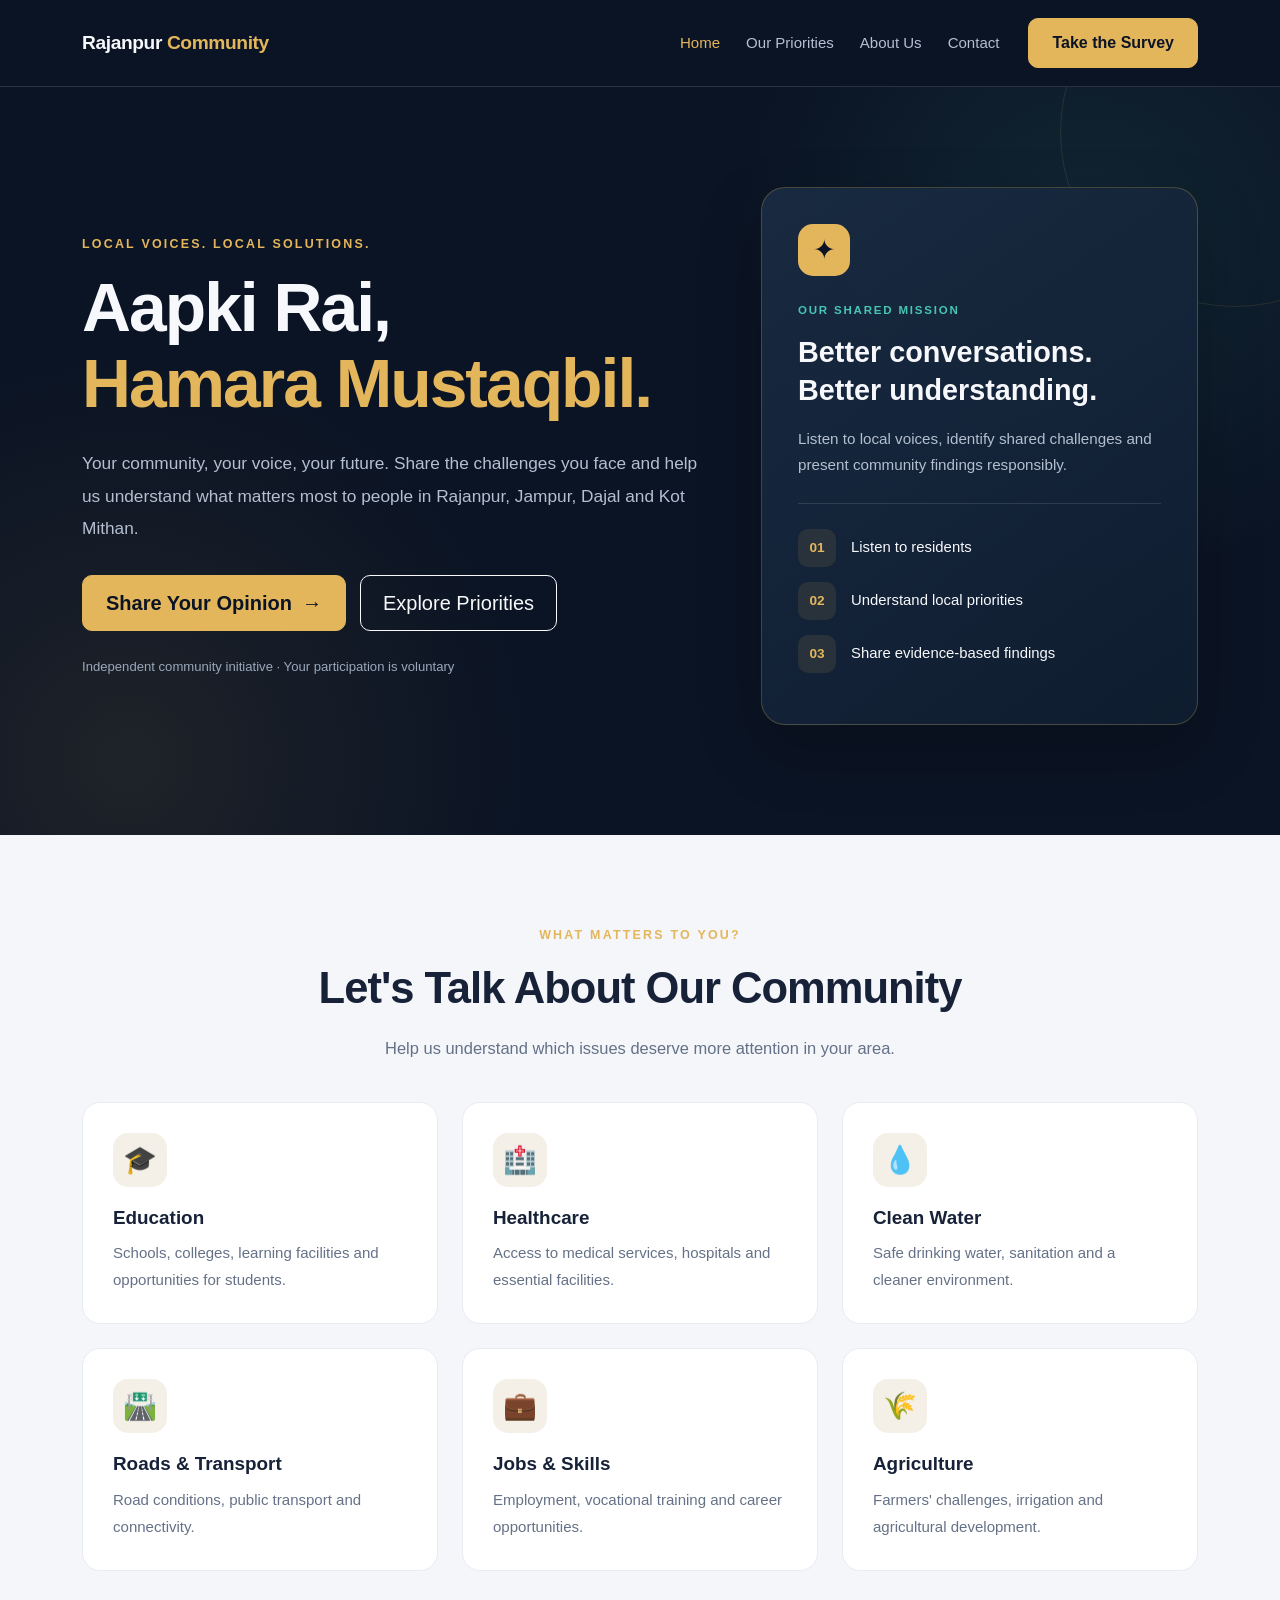
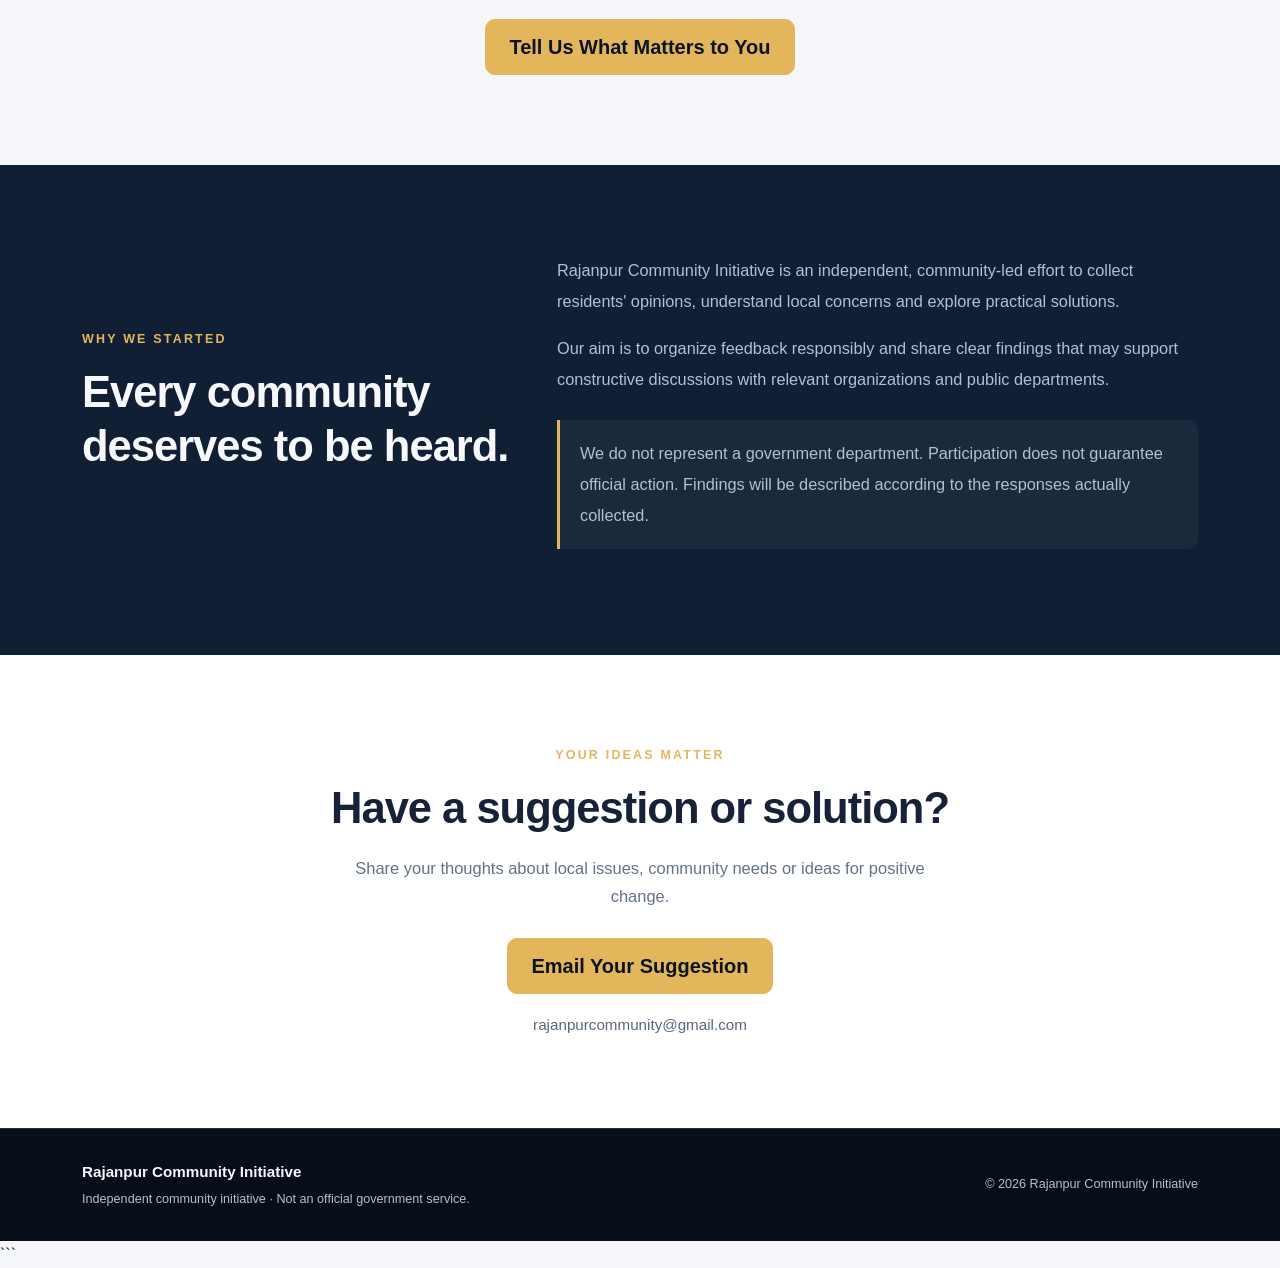
<file: index.html>
<!DOCTYPE html>
<html lang="en">
<head>
    <meta charset="UTF-8">
    <meta name="viewport" content="width=device-width, initial-scale=1.0">

    <meta name="description"
          content="Share your ideas and help identify community priorities in Rajanpur, Jampur, Dajal and Kot Mithan.">

    <title>Rajanpur Community Initiative</title>

    <!-- Bootstrap CSS -->
    <link
        href="https://cdn.jsdelivr.net/npm/bootstrap@5.3.3/dist/css/bootstrap.min.css"
        rel="stylesheet"
    >

    <!-- Our custom CSS: corrected path -->
    <link rel="stylesheet" href="rajanpur-community/css/style.css">
</head>

<body>

    <!-- Navigation -->
    <nav class="navbar navbar-expand-lg navbar-dark">
        <div class="container">
            <a class="navbar-brand fw-bold" href="index.html">
                Rajanpur<span> Community</span>
            </a>

            <button
                class="navbar-toggler"
                type="button"
                data-bs-toggle="collapse"
                data-bs-target="#mainNavbar"
                aria-controls="mainNavbar"
                aria-expanded="false"
                aria-label="Toggle navigation"
            >
                <span class="navbar-toggler-icon"></span>
            </button>

            <div class="collapse navbar-collapse" id="mainNavbar">
                <ul class="navbar-nav ms-auto align-items-lg-center">
                    <li class="nav-item">
                        <a class="nav-link active" href="#home">Home</a>
                    </li>

                    <li class="nav-item">
                        <a class="nav-link" href="#priorities">Our Priorities</a>
                    </li>

                    <li class="nav-item">
                        <a class="nav-link" href="#about">About Us</a>
                    </li>

                    <li class="nav-item">
                        <a class="nav-link" href="#contact">Contact</a>
                    </li>

                    <li class="nav-item ms-lg-3 mt-2 mt-lg-0">
                        <a class="btn btn-gold"
                           href="rajanpur-community/pages/survey/index.html">
                            Take the Survey
                        </a>
                    </li>
                </ul>
            </div>
        </div>
    </nav>

    <!-- Hero Section -->
    <main>
        <section class="hero-section" id="home">
            <div class="container">
                <div class="row align-items-center g-5">

                    <div class="col-lg-7">
                        <p class="eyebrow">LOCAL VOICES. LOCAL SOLUTIONS.</p>

                        <h1>
                            Aapki Rai,<br>
                            <span>Hamara Mustaqbil.</span>
                        </h1>

                        <p class="hero-description">
                            Your community, your voice, your future.
                            Share the challenges you face and help us
                            understand what matters most to people in
                            Rajanpur, Jampur, Dajal and Kot Mithan.
                        </p>

                        <div class="hero-actions">
                            <a
                                href="rajanpur-community/pages/survey/index.html"
                                class="btn btn-gold btn-lg"
                            >
                                Share Your Opinion
                                <span aria-hidden="true">→</span>
                            </a>

                            <a href="#priorities" class="btn btn-outline-light btn-lg">
                                Explore Priorities
                            </a>
                        </div>

                        <p class="trust-note">
                            Independent community initiative · Your
                            participation is voluntary
                        </p>
                    </div>

                    <div class="col-lg-5">
                        <div class="hero-card">
                            <div class="hero-card-icon" aria-hidden="true">
                                <span>✦</span>
                            </div>

                            <p class="card-label">OUR SHARED MISSION</p>

                            <h2>Better conversations. Better understanding.</h2>

                            <p>
                                Listen to local voices, identify shared
                                challenges and present community findings
                                responsibly.
                            </p>

                            <div class="mission-divider"></div>

                            <div class="mission-point">
                                <span>01</span>
                                <p>Listen to residents</p>
                            </div>

                            <div class="mission-point">
                                <span>02</span>
                                <p>Understand local priorities</p>
                            </div>

                            <div class="mission-point">
                                <span>03</span>
                                <p>Share evidence-based findings</p>
                            </div>
                        </div>
                    </div>

                </div>
            </div>
        </section>

        <!-- Priorities Section -->
        <section class="priorities-section section-padding" id="priorities">
            <div class="container">

                <div class="section-heading text-center">
                    <p class="eyebrow">WHAT MATTERS TO YOU?</p>

                    <h2>Let's Talk About Our Community</h2>

                    <p>
                        Help us understand which issues deserve more
                        attention in your area.
                    </p>
                </div>

                <div class="row g-4 mt-3">

                    <div class="col-sm-6 col-lg-4">
                        <article class="priority-card">
                            <span class="priority-icon" aria-hidden="true">🎓</span>
                            <h3>Education</h3>
                            <p>Schools, colleges, learning facilities and opportunities for students.</p>
                        </article>
                    </div>

                    <div class="col-sm-6 col-lg-4">
                        <article class="priority-card">
                            <span class="priority-icon" aria-hidden="true">🏥</span>
                            <h3>Healthcare</h3>
                            <p>Access to medical services, hospitals and essential facilities.</p>
                        </article>
                    </div>

                    <div class="col-sm-6 col-lg-4">
                        <article class="priority-card">
                            <span class="priority-icon" aria-hidden="true">💧</span>
                            <h3>Clean Water</h3>
                            <p>Safe drinking water, sanitation and a cleaner environment.</p>
                        </article>
                    </div>

                    <div class="col-sm-6 col-lg-4">
                        <article class="priority-card">
                            <span class="priority-icon" aria-hidden="true">🛣️</span>
                            <h3>Roads &amp; Transport</h3>
                            <p>Road conditions, public transport and connectivity.</p>
                        </article>
                    </div>

                    <div class="col-sm-6 col-lg-4">
                        <article class="priority-card">
                            <span class="priority-icon" aria-hidden="true">💼</span>
                            <h3>Jobs &amp; Skills</h3>
                            <p>Employment, vocational training and career opportunities.</p>
                        </article>
                    </div>

                    <div class="col-sm-6 col-lg-4">
                        <article class="priority-card">
                            <span class="priority-icon" aria-hidden="true">🌾</span>
                            <h3>Agriculture</h3>
                            <p>Farmers' challenges, irrigation and agricultural development.</p>
                        </article>
                    </div>

                </div>

                <div class="text-center mt-5">
                    <a href="rajanpur-community/pages/survey/index.html"
                       class="btn btn-gold btn-lg">
                        Tell Us What Matters to You
                    </a>
                </div>

            </div>
        </section>

        <!-- About Section -->
        <section class="about-section section-padding" id="about">
            <div class="container">
                <div class="row align-items-center g-4">

                    <div class="col-lg-5">
                        <p class="eyebrow">WHY WE STARTED</p>
                        <h2>Every community deserves to be heard.</h2>
                    </div>

                    <div class="col-lg-7">
                        <p>
                            Rajanpur Community Initiative is an independent,
                            community-led effort to collect residents'
                            opinions, understand local concerns and explore
                            practical solutions.
                        </p>

                        <p>
                            Our aim is to organize feedback responsibly and
                            share clear findings that may support constructive
                            discussions with relevant organizations and
                            public departments.
                        </p>

                        <p class="about-note">
                            We do not represent a government department.
                            Participation does not guarantee official action.
                            Findings will be described according to the
                            responses actually collected.
                        </p>
                    </div>

                </div>
            </div>
        </section>

        <!-- Contact Section -->
        <section class="contact-section section-padding" id="contact">
            <div class="container text-center">

                <p class="eyebrow">YOUR IDEAS MATTER</p>

                <h2>Have a suggestion or solution?</h2>

                <p class="contact-description">
                    Share your thoughts about local issues, community
                    needs or ideas for positive change.
                </p>

                <a
                    class="btn btn-gold btn-lg"
                    href="mailto:rajanpurcommunity@gmail.com?subject=Community%20Suggestion"
                >
                    Email Your Suggestion
                </a>

                <p class="email-address">
                    rajanpurcommunity@gmail.com
                </p>

            </div>
        </section>
    </main>

    <!-- Footer -->
    <footer class="site-footer">
        <div class="container">
            <div class="row align-items-center g-3">

                <div class="col-md-6">
                    <p class="footer-brand">Rajanpur Community Initiative</p>

                    <p class="footer-note">
                        Independent community initiative · Not an official
                        government service.
                    </p>
                </div>

                <div class="col-md-6 text-md-end">
                    <p class="copyright">
                        © <span id="currentYear">2026</span>
                        Rajanpur Community Initiative
                    </p>
                </div>

            </div>
        </div>
    </footer>

    <!-- Bootstrap JavaScript -->
    <script
        src="https://cdn.jsdelivr.net/npm/bootstrap@5.3.3/dist/js/bootstrap.bundle.min.js"
    ></script>

    <!-- Our custom JavaScript: corrected path -->
    <script src="rajanpur-community/js/app.js"></script>

</body>
</html>
```
</file>
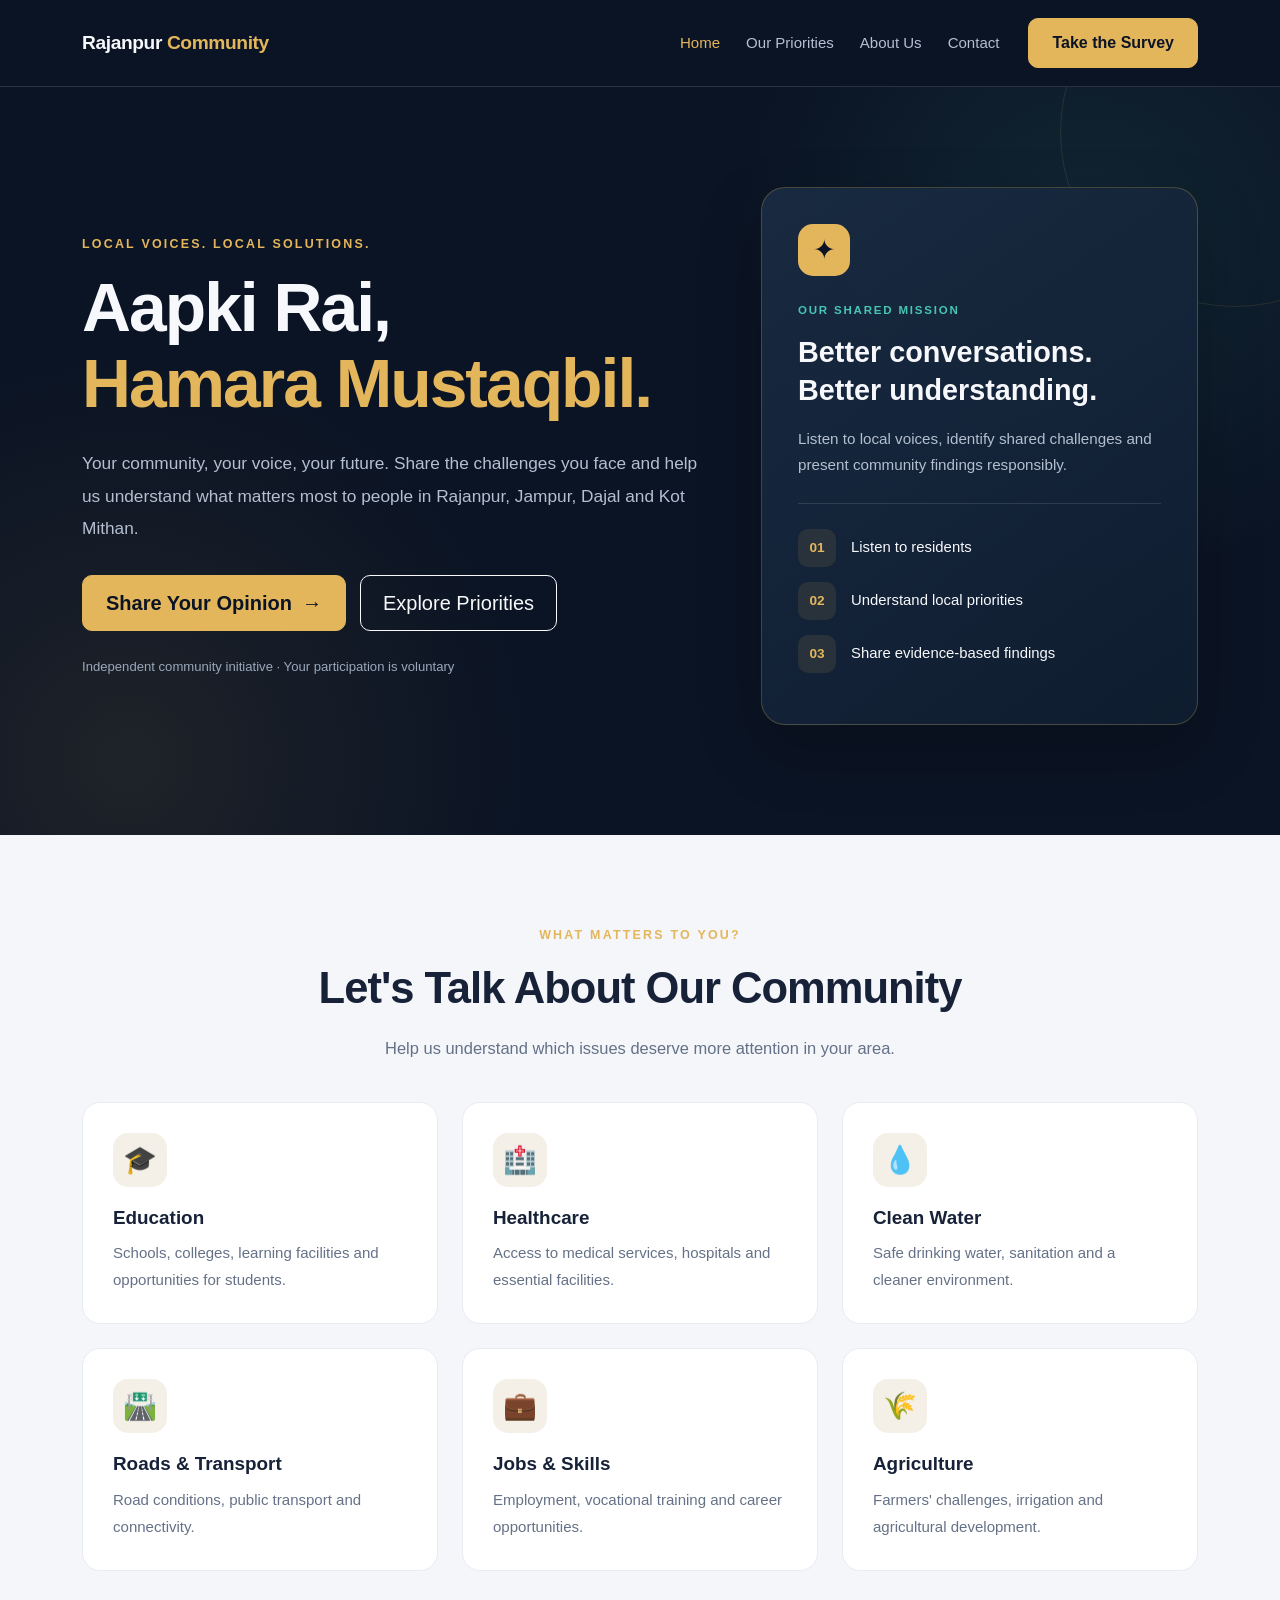
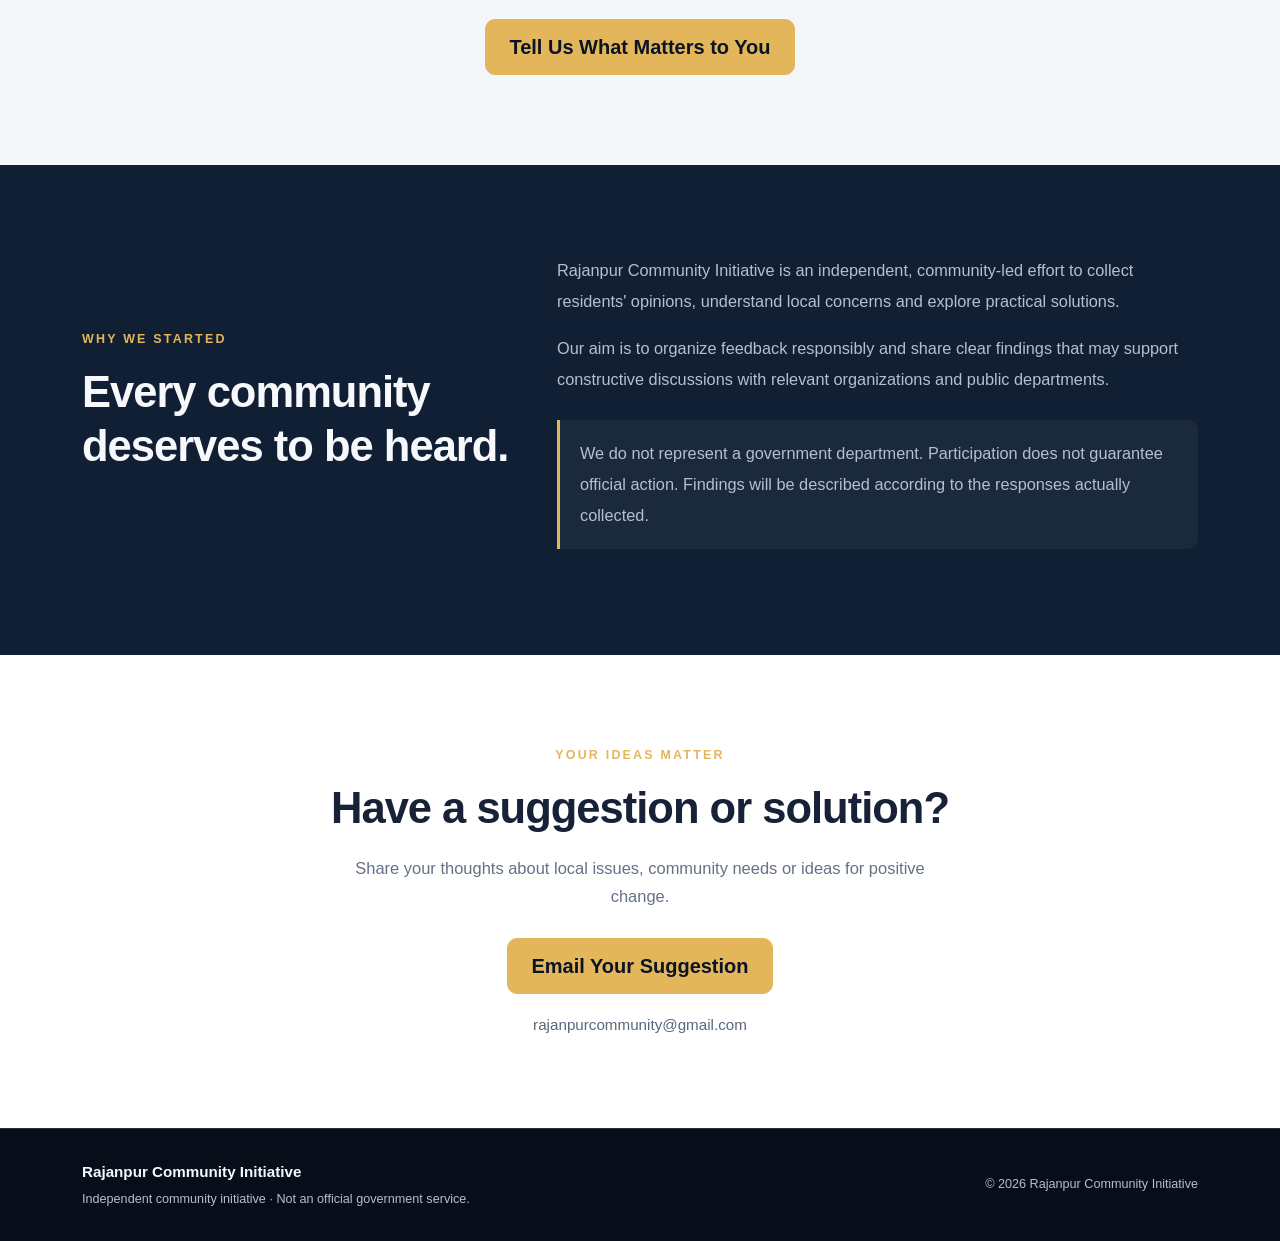
<file: rajanpur-community/index.html>
<!DOCTYPE html>
<html lang="en">
<head>
    <meta charset="UTF-8">
    <meta name="viewport" content="width=device-width, initial-scale=1.0">

    <meta name="description"
          content="Share your ideas and help identify community priorities in Rajanpur, Jampur, Dajal and Kot Mithan.">

    <title>Rajanpur Community Initiative</title>

    <!-- Bootstrap CSS -->
    <link
        href="https://cdn.jsdelivr.net/npm/bootstrap@5.3.3/dist/css/bootstrap.min.css"
        rel="stylesheet"
    >

    <!-- Our custom CSS -->
    <link rel="stylesheet" href="css/style.css">
</head>

<body>

    <!-- Navigation -->
    <nav class="navbar navbar-expand-lg navbar-dark">
        <div class="container">
            <a class="navbar-brand fw-bold" href="index.html">
                Rajanpur<span> Community</span>
            </a>

            <button
                class="navbar-toggler"
                type="button"
                data-bs-toggle="collapse"
                data-bs-target="#mainNavbar"
                aria-controls="mainNavbar"
                aria-expanded="false"
                aria-label="Toggle navigation"
            >
                <span class="navbar-toggler-icon"></span>
            </button>

            <div class="collapse navbar-collapse" id="mainNavbar">
                <ul class="navbar-nav ms-auto align-items-lg-center">
                    <li class="nav-item">
                        <a class="nav-link active" href="#home">Home</a>
                    </li>

                    <li class="nav-item">
                        <a class="nav-link" href="#priorities">Our Priorities</a>
                    </li>

                    <li class="nav-item">
                        <a class="nav-link" href="#about">About Us</a>
                    </li>

                    <li class="nav-item">
                        <a class="nav-link" href="#contact">Contact</a>
                    </li>

                    <li class="nav-item ms-lg-3 mt-2 mt-lg-0">
                        <a class="btn btn-gold" href="pages/survey/index.html">
                            Take the Survey
                        </a>
                    </li>
                </ul>
            </div>
        </div>
    </nav>

    <!-- Hero Section -->
    <main>
        <section class="hero-section" id="home">
            <div class="container">
                <div class="row align-items-center g-5">

                    <div class="col-lg-7">
                        <p class="eyebrow">
                            LOCAL VOICES. LOCAL SOLUTIONS.
                        </p>

                        <h1>
                            Aapki Rai,<br>
                            <span>Hamara Mustaqbil.</span>
                        </h1>

                        <p class="hero-description">
                            Your community, your voice, your future.
                            Share the challenges you face and help us
                            understand what matters most to people in
                            Rajanpur, Jampur, Dajal and Kot Mithan.
                        </p>

                        <div class="hero-actions">
                            <a
                                href="pages/survey/index.html"
                                class="btn btn-gold btn-lg"
                            >
                                Share Your Opinion
                                <span aria-hidden="true">→</span>
                            </a>

                            <a href="#priorities" class="btn btn-outline-light btn-lg">
                                Explore Priorities
                            </a>
                        </div>

                        <p class="trust-note">
                            Independent community initiative · Your
                            participation is voluntary
                        </p>
                    </div>

                    <div class="col-lg-5">
                        <div class="hero-card">
                            <div class="hero-card-icon" aria-hidden="true">
                                <span>✦</span>
                            </div>

                            <p class="card-label">OUR SHARED MISSION</p>

                            <h2>Better conversations. Better understanding.</h2>

                            <p>
                                Listen to local voices, identify shared
                                challenges and present community findings
                                responsibly.
                            </p>

                            <div class="mission-divider"></div>

                            <div class="mission-point">
                                <span>01</span>
                                <p>Listen to residents</p>
                            </div>

                            <div class="mission-point">
                                <span>02</span>
                                <p>Understand local priorities</p>
                            </div>

                            <div class="mission-point">
                                <span>03</span>
                                <p>Share evidence-based findings</p>
                            </div>
                        </div>
                    </div>

                </div>
            </div>
        </section>

        <!-- Priorities Section -->
        <section class="priorities-section section-padding" id="priorities">
            <div class="container">

                <div class="section-heading text-center">
                    <p class="eyebrow">WHAT MATTERS TO YOU?</p>

                    <h2>Let's Talk About Our Community</h2>

                    <p>
                        Help us understand which issues deserve more
                        attention in your area.
                    </p>
                </div>

                <div class="row g-4 mt-3">

                    <div class="col-sm-6 col-lg-4">
                        <article class="priority-card">
                            <span class="priority-icon" aria-hidden="true">🎓</span>
                            <h3>Education</h3>
                            <p>Schools, colleges, learning facilities and opportunities for students.</p>
                        </article>
                    </div>

                    <div class="col-sm-6 col-lg-4">
                        <article class="priority-card">
                            <span class="priority-icon" aria-hidden="true">🏥</span>
                            <h3>Healthcare</h3>
                            <p>Access to medical services, hospitals and essential facilities.</p>
                        </article>
                    </div>

                    <div class="col-sm-6 col-lg-4">
                        <article class="priority-card">
                            <span class="priority-icon" aria-hidden="true">💧</span>
                            <h3>Clean Water</h3>
                            <p>Safe drinking water, sanitation and a cleaner environment.</p>
                        </article>
                    </div>

                    <div class="col-sm-6 col-lg-4">
                        <article class="priority-card">
                            <span class="priority-icon" aria-hidden="true">🛣️</span>
                            <h3>Roads & Transport</h3>
                            <p>Road conditions, public transport and connectivity.</p>
                        </article>
                    </div>

                    <div class="col-sm-6 col-lg-4">
                        <article class="priority-card">
                            <span class="priority-icon" aria-hidden="true">💼</span>
                            <h3>Jobs & Skills</h3>
                            <p>Employment, vocational training and career opportunities.</p>
                        </article>
                    </div>

                    <div class="col-sm-6 col-lg-4">
                        <article class="priority-card">
                            <span class="priority-icon" aria-hidden="true">🌾</span>
                            <h3>Agriculture</h3>
                            <p>Farmers' challenges, irrigation and agricultural development.</p>
                        </article>
                    </div>

                </div>

                <div class="text-center mt-5">
                    <a href="pages/survey/index.html" class="btn btn-gold btn-lg">
                        Tell Us What Matters to You
                    </a>
                </div>

            </div>
        </section>

        <!-- About Section -->
        <section class="about-section section-padding" id="about">
            <div class="container">
                <div class="row align-items-center g-4">

                    <div class="col-lg-5">
                        <p class="eyebrow">WHY WE STARTED</p>

                        <h2>Every community deserves to be heard.</h2>
                    </div>

                    <div class="col-lg-7">
                        <p>
                            Rajanpur Community Initiative is an independent,
                            community-led effort to collect residents'
                            opinions, understand local concerns and explore
                            practical solutions.
                        </p>

                        <p>
                            Our aim is to organize feedback responsibly and
                            share clear findings that may support constructive
                            discussions with relevant organizations and
                            public departments.
                        </p>

                        <p class="about-note">
                            We do not represent a government department.
                            Participation does not guarantee official action.
                            Findings will be described according to the
                            responses actually collected.
                        </p>
                    </div>

                </div>
            </div>
        </section>

        <!-- Contact Section -->
        <section class="contact-section section-padding" id="contact">
            <div class="container text-center">

                <p class="eyebrow">YOUR IDEAS MATTER</p>

                <h2>Have a suggestion or solution?</h2>

                <p class="contact-description">
                    Share your thoughts about local issues, community
                    needs or ideas for positive change.
                </p>

                <a
                    class="btn btn-gold btn-lg"
                    href="mailto:rajanpurcommunity@gmail.com?subject=Community%20Suggestion"
                >
                    Email Your Suggestion
                </a>

                <p class="email-address">
                    rajanpurcommunity@gmail.com
                </p>

            </div>
        </section>
    </main>

    <!-- Footer -->
    <footer class="site-footer">
        <div class="container">
            <div class="row align-items-center g-3">

                <div class="col-md-6">
                    <p class="footer-brand">Rajanpur Community Initiative</p>
                    <p class="footer-note">
                        Independent community initiative · Not an official
                        government service.
                    </p>
                </div>

                <div class="col-md-6 text-md-end">
                    <p class="copyright">
                        © <span id="currentYear">2026</span>
                        Rajanpur Community Initiative
                    </p>
                </div>

            </div>
        </div>
    </footer>

    <!-- Bootstrap JavaScript -->
    <script
        src="https://cdn.jsdelivr.net/npm/bootstrap@5.3.3/dist/js/bootstrap.bundle.min.js"
    ></script>

    <!-- Our custom JavaScript -->
    <script src="js/app.js"></script>

</body>
</html>
</file>
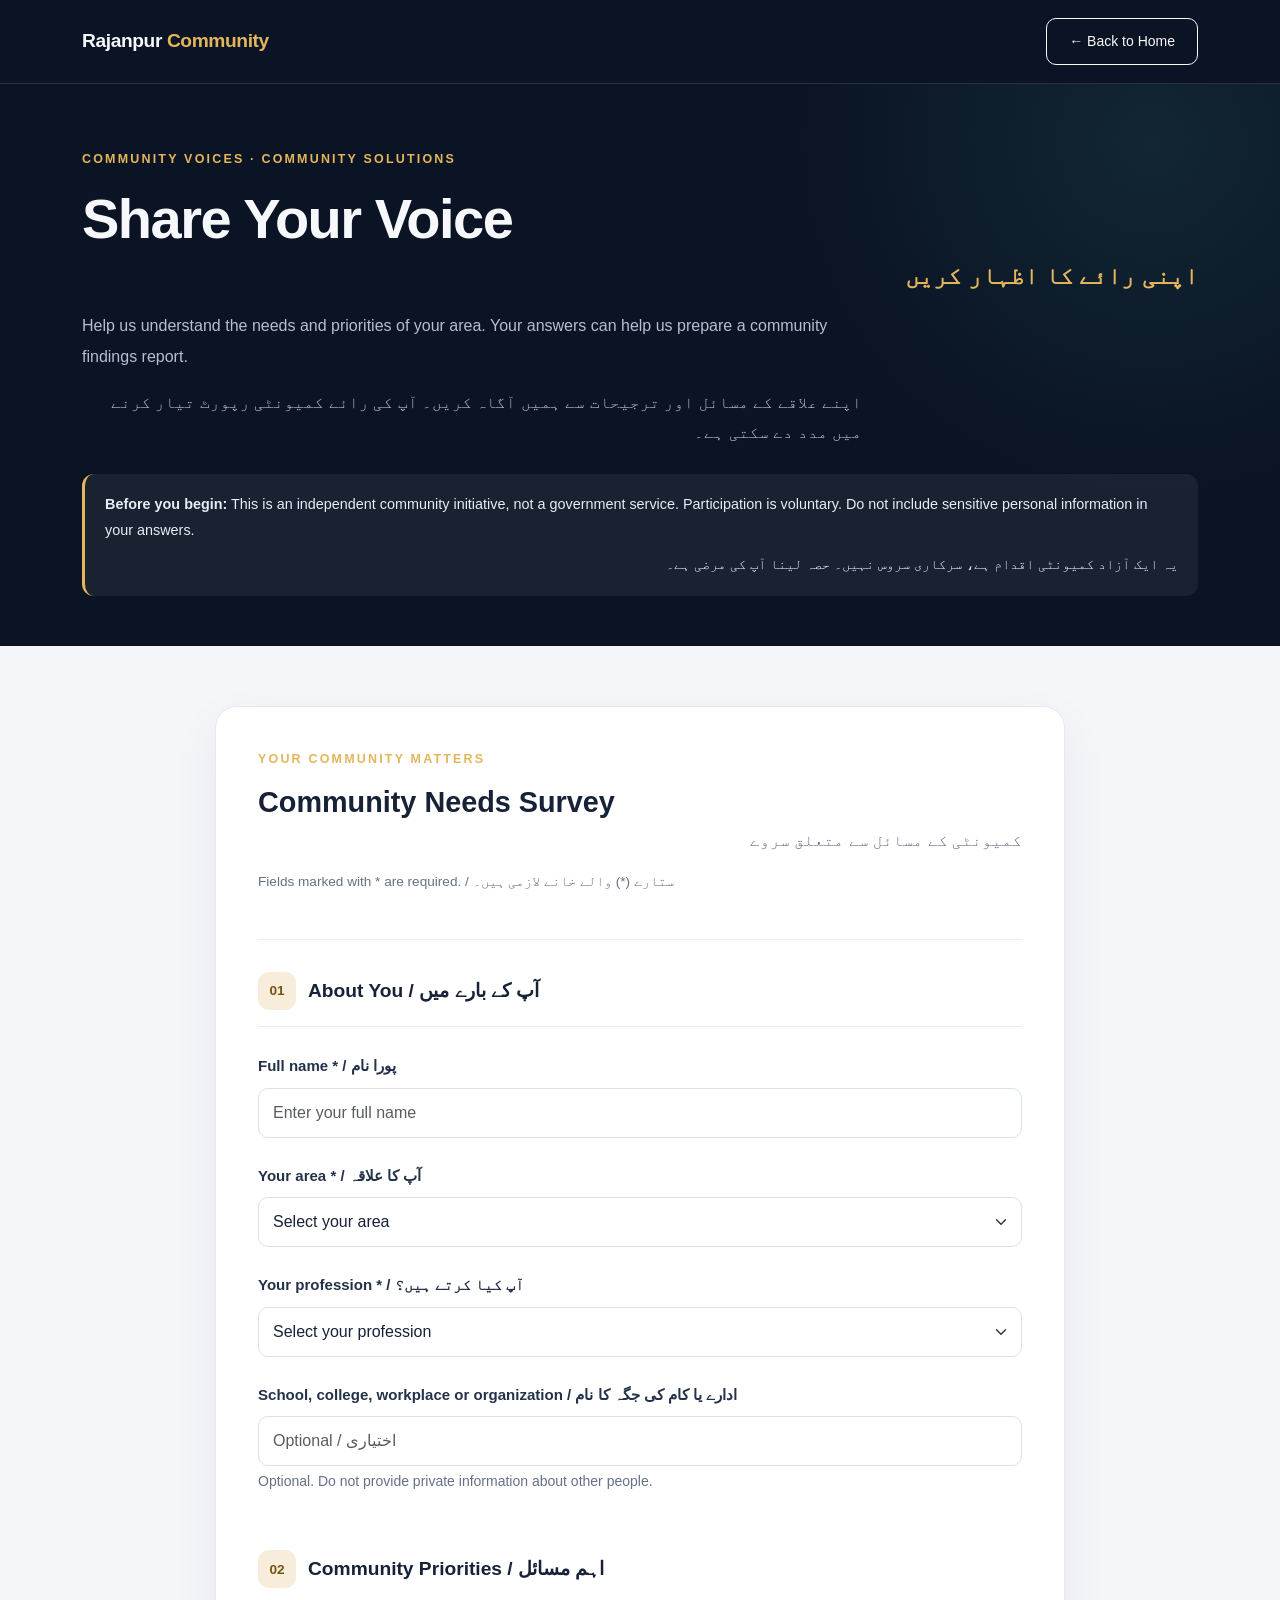
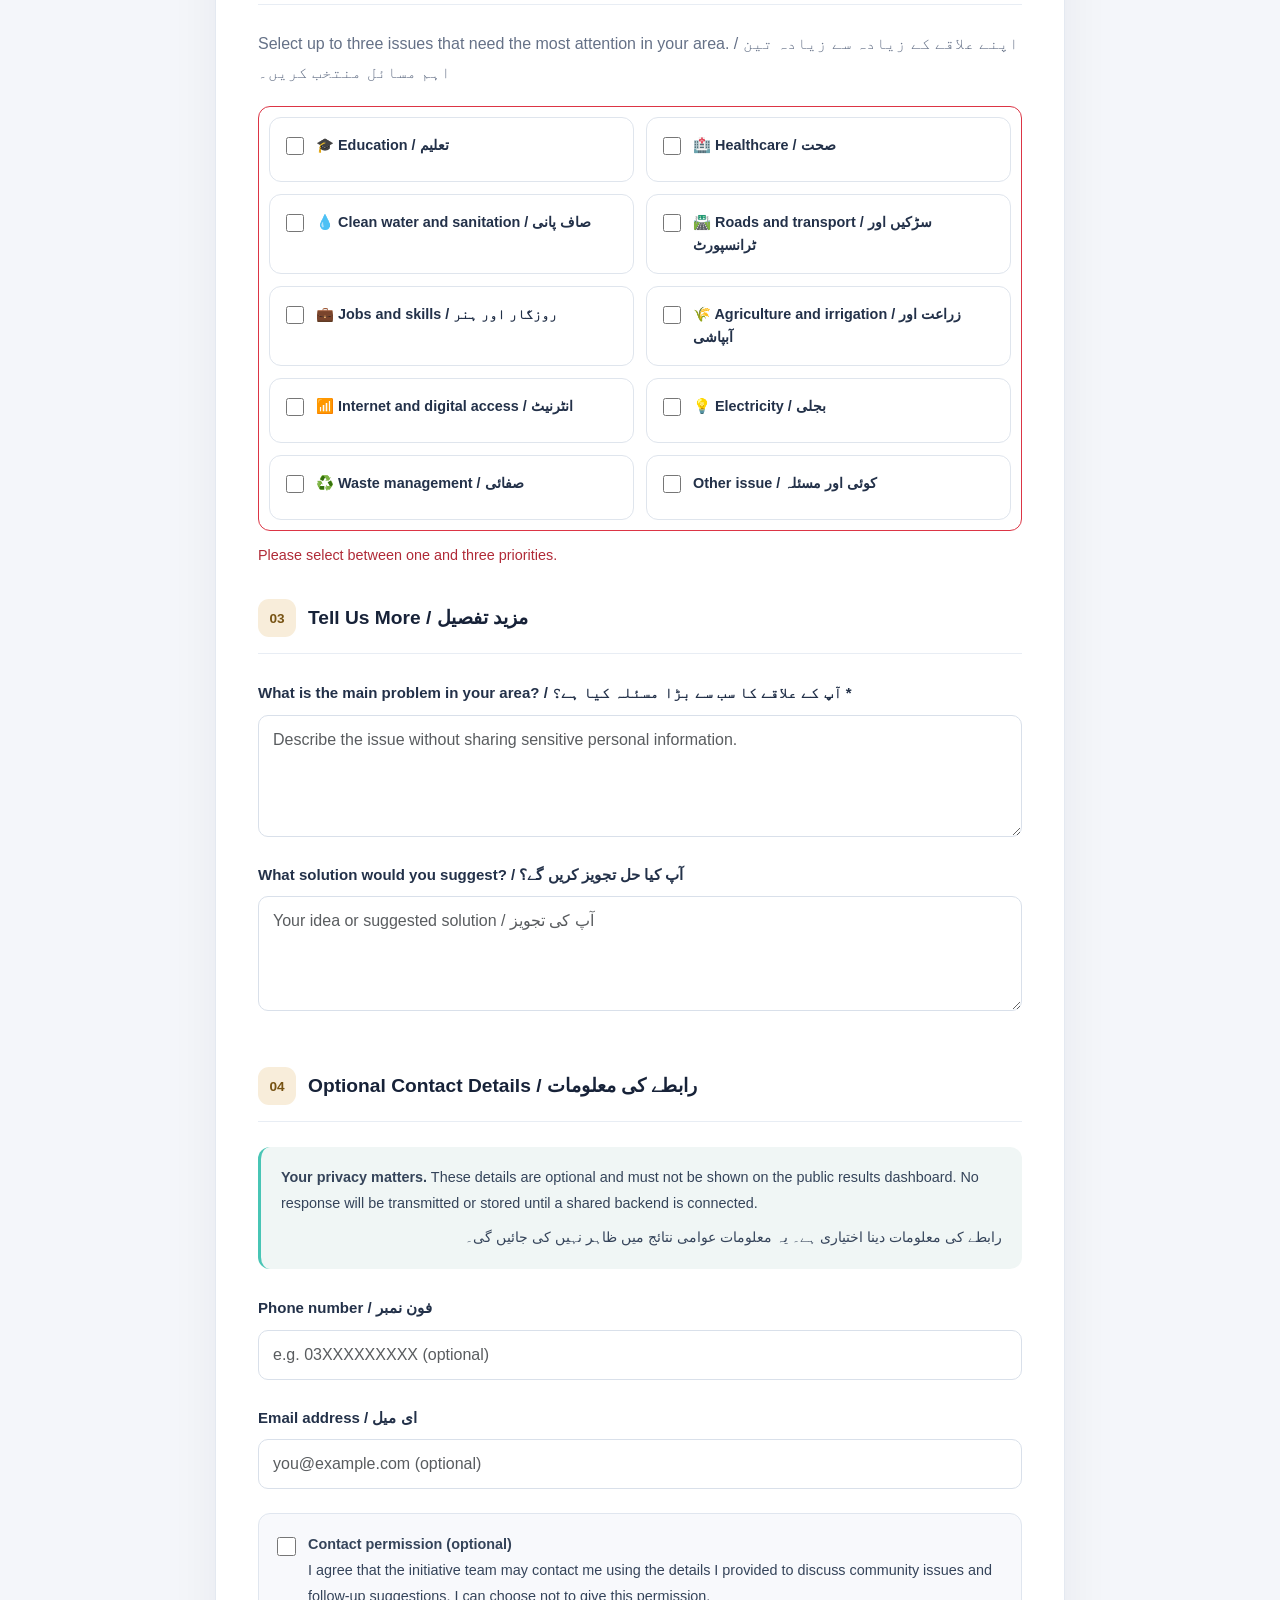
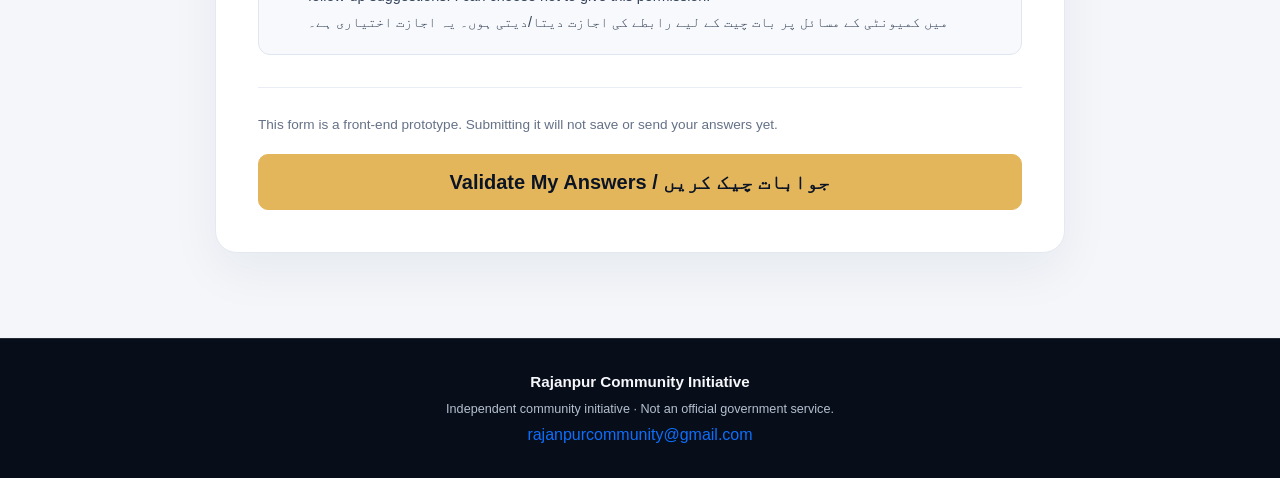
<file: rajanpur-community/pages/survey/index.html>
<!DOCTYPE html>
<html lang="en">
<head>
    <meta charset="UTF-8">
    <meta name="viewport" content="width=device-width, initial-scale=1.0">

    <meta name="description"
          content="Share your views about community needs in Rajanpur, Jampur, Dajal and Kot Mithan.">

    <title>Community Survey | Rajanpur Community Initiative</title>

    <!-- Bootstrap -->
    <link
        href="https://cdn.jsdelivr.net/npm/bootstrap@5.3.3/dist/css/bootstrap.min.css"
        rel="stylesheet"
    >

    <!-- Existing website design -->
    <link rel="stylesheet" href="../../css/style.css">

    <!-- Survey-specific design will be added in the next step -->
</head>

<body class="survey-page">

    <!-- Navigation -->
    <nav class="navbar navbar-expand-lg navbar-dark">
        <div class="container">
            <a class="navbar-brand fw-bold" href="../../index.html">
                Rajanpur<span> Community</span>
            </a>

            <a href="../../index.html" class="btn btn-outline-light btn-sm">
                ← Back to Home
            </a>
        </div>
    </nav>

    <!-- Survey introduction -->
    <header class="survey-header">
        <div class="container">
            <p class="eyebrow">COMMUNITY VOICES · COMMUNITY SOLUTIONS</p>

            <h1>Share Your Voice</h1>
            <h2 lang="ur" dir="rtl">اپنی رائے کا اظہار کریں</h2>

            <p>
                Help us understand the needs and priorities of your area.
                Your answers can help us prepare a community findings report.
            </p>

            <p lang="ur" dir="rtl">
                اپنے علاقے کے مسائل اور ترجیحات سے ہمیں آگاہ کریں۔
                آپ کی رائے کمیونٹی رپورٹ تیار کرنے میں مدد دے سکتی ہے۔
            </p>

            <div class="survey-notice">
                <strong>Before you begin:</strong>
                This is an independent community initiative, not a government
                service. Participation is voluntary. Do not include sensitive
                personal information in your answers.
                <p class="mb-0 mt-2" lang="ur" dir="rtl">
                    یہ ایک آزاد کمیونٹی اقدام ہے، سرکاری سروس نہیں۔
                    حصہ لینا آپ کی مرضی ہے۔
                </p>
            </div>
        </div>
    </header>

    <!-- Survey form -->
    <main class="survey-main">
        <div class="container">
            <div class="survey-form-card">

                <div class="survey-form-heading">
                    <p class="eyebrow">YOUR COMMUNITY MATTERS</p>
                    <h2>Community Needs Survey</h2>
                    <p lang="ur" dir="rtl">کمیونٹی کے مسائل سے متعلق سروے</p>
                    <p class="form-help">
                        Fields marked with * are required.
                        / ستارے (*) والے خانے لازمی ہیں۔
                    </p>
                </div>

                <form id="communitySurveyForm" novalidate>

                    <!-- Section 1: Basic information -->
                    <fieldset class="survey-fieldset">
                        <legend>
                            <span class="section-number">01</span>
                            About You / آپ کے بارے میں
                        </legend>

                        <div class="mb-4">
                            <label for="fullName" class="form-label">
                                Full name * / پورا نام
                            </label>
                            <input
                                type="text"
                                class="form-control"
                                id="fullName"
                                name="fullName"
                                autocomplete="name"
                                maxlength="100"
                                required
                                placeholder="Enter your full name"
                            >
                            <div class="invalid-feedback">
                                Please enter your name.
                            </div>
                        </div>

                        <div class="mb-4">
                            <label for="area" class="form-label">
                                Your area * / آپ کا علاقہ
                            </label>
                            <select
                                class="form-select"
                                id="area"
                                name="area"
                                required
                            >
                                <option value="">Select your area</option>
                                <option value="Rajanpur City">Rajanpur City</option>
                                <option value="Jampur">Jampur</option>
                                <option value="Dajal">Dajal</option>
                                <option value="Kot Mithan">Kot Mithan</option>
                                <option value="Other">Other area / دیگر علاقہ</option>
                            </select>
                            <div class="invalid-feedback">
                                Please select your area.
                            </div>
                        </div>

                        <div class="mb-4" id="otherAreaGroup" hidden>
                            <label for="otherArea" class="form-label">
                                Please specify your area / اپنا علاقہ لکھیں
                            </label>
                            <input
                                type="text"
                                class="form-control"
                                id="otherArea"
                                name="otherArea"
                                maxlength="100"
                                placeholder="Area or town name"
                            >
                        </div>

                        <div class="mb-4">
                            <label for="profession" class="form-label">
                                Your profession * / آپ کیا کرتے ہیں؟
                            </label>
                            <select
                                class="form-select"
                                id="profession"
                                name="profession"
                                required
                            >
                                <option value="">Select your profession</option>
                                <option value="Student">Student / طالب علم</option>
                                <option value="Teacher">Teacher or Lecturer / استاد</option>
                                <option value="Healthcare">Healthcare professional / صحت کا شعبہ</option>
                                <option value="Government employee">Government employee / سرکاری ملازم</option>
                                <option value="Private employee">Private-sector employee / نجی ملازم</option>
                                <option value="Business owner">Business owner / کاروبار</option>
                                <option value="Farmer">Farmer or agriculture worker / کسان</option>
                                <option value="Freelancer">Freelancer / فری لانسر</option>
                                <option value="Other">Other / دیگر</option>
                            </select>
                            <div class="invalid-feedback">
                                Please select your profession.
                            </div>
                        </div>

                        <div class="mb-4">
                            <label for="organization" class="form-label">
                                School, college, workplace or organization
                                / ادارے یا کام کی جگہ کا نام
                            </label>
                            <input
                                type="text"
                                class="form-control"
                                id="organization"
                                name="organization"
                                maxlength="150"
                                placeholder="Optional / اختیاری"
                            >
                            <div class="form-text">
                                Optional. Do not provide private information
                                about other people.
                            </div>
                        </div>
                    </fieldset>

                    <!-- Section 2: Community priorities -->
                    <fieldset class="survey-fieldset">
                        <legend>
                            <span class="section-number">02</span>
                            Community Priorities / اہم مسائل
                        </legend>

                        <p class="field-description">
                            Select up to three issues that need the most
                            attention in your area.
                            / اپنے علاقے کے زیادہ سے زیادہ تین اہم مسائل منتخب کریں۔
                        </p>

                        <div id="priorityOptions" class="priority-options">

                            <label class="survey-option">
                                <input type="checkbox" name="priorities"
                                       value="Education">
                                <span>🎓 Education / تعلیم</span>
                            </label>

                            <label class="survey-option">
                                <input type="checkbox" name="priorities"
                                       value="Healthcare">
                                <span>🏥 Healthcare / صحت</span>
                            </label>

                            <label class="survey-option">
                                <input type="checkbox" name="priorities"
                                       value="Clean water and sanitation">
                                <span>💧 Clean water and sanitation / صاف پانی</span>
                            </label>

                            <label class="survey-option">
                                <input type="checkbox" name="priorities"
                                       value="Roads and transport">
                                <span>🛣️ Roads and transport / سڑکیں اور ٹرانسپورٹ</span>
                            </label>

                            <label class="survey-option">
                                <input type="checkbox" name="priorities"
                                       value="Employment and skills">
                                <span>💼 Jobs and skills / روزگار اور ہنر</span>
                            </label>

                            <label class="survey-option">
                                <input type="checkbox" name="priorities"
                                       value="Agriculture and irrigation">
                                <span>🌾 Agriculture and irrigation / زراعت اور آبپاشی</span>
                            </label>

                            <label class="survey-option">
                                <input type="checkbox" name="priorities"
                                       value="Internet and digital access">
                                <span>📶 Internet and digital access / انٹرنیٹ</span>
                            </label>

                            <label class="survey-option">
                                <input type="checkbox" name="priorities"
                                       value="Electricity">
                                <span>💡 Electricity / بجلی</span>
                            </label>

                            <label class="survey-option">
                                <input type="checkbox" name="priorities"
                                       value="Waste management">
                                <span>♻️ Waste management / صفائی</span>
                            </label>

                            <label class="survey-option">
                                <input type="checkbox" name="priorities"
                                       value="Other">
                                <span>Other issue / کوئی اور مسئلہ</span>
                            </label>

                        </div>

                        <div id="priorityError" class="form-error" role="alert"
                             hidden>
                            Please select between one and three priorities.
                        </div>

                        <div class="mt-4" id="otherIssueGroup" hidden>
                            <label for="otherIssue" class="form-label">
                                Other issue / دوسرا مسئلہ
                            </label>
                            <input
                                type="text"
                                class="form-control"
                                id="otherIssue"
                                name="otherIssue"
                                maxlength="200"
                                placeholder="Describe the issue briefly"
                            >
                        </div>
                    </fieldset>

                    <!-- Section 3: Details -->
                    <fieldset class="survey-fieldset">
                        <legend>
                            <span class="section-number">03</span>
                            Tell Us More / مزید تفصیل
                        </legend>

                        <div class="mb-4">
                            <label for="issueDetails" class="form-label">
                                What is the main problem in your area?
                                / آپ کے علاقے کا سب سے بڑا مسئلہ کیا ہے؟ *
                            </label>
                            <textarea
                                class="form-control"
                                id="issueDetails"
                                name="issueDetails"
                                rows="4"
                                minlength="10"
                                maxlength="1500"
                                required
                                placeholder="Describe the issue without sharing sensitive personal information."
                            ></textarea>
                            <div class="invalid-feedback">
                                Please provide at least 10 characters.
                            </div>
                        </div>

                        <div class="mb-4">
                            <label for="solution" class="form-label">
                                What solution would you suggest?
                                / آپ کیا حل تجویز کریں گے؟
                            </label>
                            <textarea
                                class="form-control"
                                id="solution"
                                name="solution"
                                rows="3"
                                maxlength="1500"
                                placeholder="Your idea or suggested solution / آپ کی تجویز"
                            ></textarea>
                        </div>
                    </fieldset>

                    <!-- Section 4: Optional contact information -->
                    <fieldset class="survey-fieldset">
                        <legend>
                            <span class="section-number">04</span>
                            Optional Contact Details / رابطے کی معلومات
                        </legend>

                        <div class="privacy-notice">
                            <strong>Your privacy matters.</strong>
                            These details are optional and must not be shown
                            on the public results dashboard. No response will
                            be transmitted or stored until a shared backend
                            is connected.
                            <p class="mb-0 mt-2" lang="ur" dir="rtl">
                                رابطے کی معلومات دینا اختیاری ہے۔ یہ معلومات
                                عوامی نتائج میں ظاہر نہیں کی جائیں گی۔
                            </p>
                        </div>

                        <div class="mb-4">
                            <label for="phone" class="form-label">
                                Phone number / فون نمبر
                            </label>
                            <input
                                type="tel"
                                class="form-control"
                                id="phone"
                                name="phone"
                                autocomplete="tel"
                                maxlength="25"
                                placeholder="e.g. 03XXXXXXXXX (optional)"
                            >
                        </div>

                        <div class="mb-4">
                            <label for="email" class="form-label">
                                Email address / ای میل
                            </label>
                            <input
                                type="email"
                                class="form-control"
                                id="email"
                                name="email"
                                autocomplete="email"
                                maxlength="254"
                                placeholder="you@example.com (optional)"
                            >
                            <div class="invalid-feedback">
                                Please enter a valid email address.
                            </div>
                        </div>

                        <div class="contact-consent">
                            <label class="consent-label" for="contactConsent">
                                <input
                                    type="checkbox"
                                    id="contactConsent"
                                    name="contactConsent"
                                    value="yes"
                                >
                                <span>
                                    <strong>Contact permission (optional)</strong>
                                    <br>
                                    I agree that the initiative team may contact
                                    me using the details I provided to discuss
                                    community issues and follow-up suggestions.
                                    I can choose not to give this permission.
                                    <br>
                                    <span lang="ur" dir="rtl">
                                        میں کمیونٹی کے مسائل پر بات چیت کے لیے
                                        رابطے کی اجازت دیتا/دیتی ہوں۔
                                        یہ اجازت اختیاری ہے۔
                                    </span>
                                </span>
                            </label>
                        </div>
                    </fieldset>

                    <!-- Submission -->
                    <div class="survey-submit-area">
                        <p class="form-help">
                            This form is a front-end prototype. Submitting it
                            will not save or send your answers yet.
                        </p>

                        <button type="submit" class="btn btn-gold btn-lg w-100">
                            Validate My Answers / جوابات چیک کریں
                        </button>

                        <div id="formMessage" class="form-message mt-3"
                             role="status" aria-live="polite" hidden></div>
                    </div>

                </form>
            </div>
        </div>
    </main>

    <!-- Footer -->
    <footer class="site-footer">
        <div class="container text-center">
            <p class="footer-brand">Rajanpur Community Initiative</p>
            <p class="footer-note">
                Independent community initiative · Not an official government service.
            </p>
            <a href="mailto:rajanpurcommunity@gmail.com">
                rajanpurcommunity@gmail.com
            </a>
        </div>
    </footer>

    <!-- Bootstrap JavaScript -->
    <script
        src="https://cdn.jsdelivr.net/npm/bootstrap@5.3.3/dist/js/bootstrap.bundle.min.js"
    ></script>

    <!-- Survey behaviour will be implemented here -->
    <script src="../../js/survey.js"></script>

</body>
</html>
</file>
<file: rajanpur-community/css/style.css>
/* ========================================
   RAJANPUR COMMUNITY INITIATIVE
   Theme: Premium Navy + Gold
======================================== */

/* 1. Design system */
:root {
    --navy: #0b1424;
    --navy-light: #111f34;
    --navy-card: #14243a;
    --gold: #e4b65c;
    --gold-light: #f5d58e;
    --teal: #48c5b5;
    --white: #f7f8fc;
    --muted: #b4bfd0;
    --light-bg: #f4f6fa;
    --text-dark: #172238;
    --border-dark: rgba(255, 255, 255, 0.12);
    --radius: 18px;
    --transition: 0.25s ease;
}

html {
    scroll-behavior: smooth;
    scroll-padding-top: 85px;
}

body {
    margin: 0;
    font-family: Arial, Helvetica, sans-serif;
    line-height: 1.7;
    color: var(--text-dark);
    background: var(--light-bg);
}

a {
    text-decoration: none;
}

a:focus-visible,
button:focus-visible {
    outline: 3px solid var(--teal);
    outline-offset: 4px;
}

/* 2. Navigation */
.navbar {
    background: var(--navy);
    padding: 18px 0;
    border-bottom: 1px solid var(--border-dark);
}

.navbar-brand {
    color: var(--white);
    font-size: 1.2rem;
    letter-spacing: -0.4px;
}

.navbar-brand span {
    color: var(--gold);
}

.navbar .nav-link {
    color: var(--muted);
    font-size: 0.94rem;
    margin: 0 5px;
    transition: color var(--transition);
}

.navbar .nav-link:hover,
.navbar .nav-link:focus,
.navbar .nav-link.active {
    color: var(--gold);
}

.navbar-toggler {
    border-color: rgba(255, 255, 255, 0.3);
}

.navbar-toggler:focus {
    box-shadow: 0 0 0 3px rgba(228, 182, 92, 0.25);
}

/* 3. Buttons */
.btn-gold {
    display: inline-flex;
    align-items: center;
    justify-content: center;
    gap: 10px;
    padding: 12px 23px;
    color: var(--navy);
    background: var(--gold);
    border: 1px solid var(--gold);
    border-radius: 10px;
    font-weight: 700;
    transition:
        background var(--transition),
        transform var(--transition),
        box-shadow var(--transition);
}

.btn-gold:hover {
    color: var(--navy);
    background: var(--gold-light);
    border-color: var(--gold-light);
    transform: translateY(-2px);
    box-shadow: 0 8px 22px rgba(228, 182, 92, 0.18);
}

.btn-outline-light {
    border-radius: 10px;
    padding: 12px 22px;
}

.btn-outline-light:hover {
    color: var(--navy);
}

/* 4. Hero section */
.hero-section {
    position: relative;
    overflow: hidden;
    padding: 100px 0 110px;
    color: var(--white);
    background:
        radial-gradient(
            circle at 85% 20%,
            rgba(72, 197, 181, 0.10),
            transparent 28%
        ),
        radial-gradient(
            circle at 10% 90%,
            rgba(228, 182, 92, 0.09),
            transparent 30%
        ),
        var(--navy);
}

.hero-section::before {
    content: "";
    position: absolute;
    top: -130px;
    right: -130px;
    width: 350px;
    height: 350px;
    border: 1px solid rgba(228, 182, 92, 0.12);
    border-radius: 50%;
    pointer-events: none;
}

.eyebrow {
    margin-bottom: 15px;
    color: var(--gold);
    font-size: 0.78rem;
    font-weight: 800;
    letter-spacing: 2.2px;
    text-transform: uppercase;
}

.hero-section h1 {
    max-width: 760px;
    margin-bottom: 25px;
    font-size: clamp(2.5rem, 5.3vw, 4.7rem);
    line-height: 1.12;
    font-weight: 800;
    letter-spacing: -2px;
}

.hero-section h1 span {
    color: var(--gold);
}

.hero-description {
    max-width: 630px;
    margin-bottom: 30px;
    color: var(--muted);
    font-size: 1.08rem;
    line-height: 1.9;
}

.hero-actions {
    display: flex;
    flex-wrap: wrap;
    gap: 14px;
}

.trust-note {
    margin-top: 25px;
    margin-bottom: 0;
    color: #9aa8bb;
    font-size: 0.82rem;
}

/* 5. Hero mission card */
.hero-card {
    position: relative;
    padding: 36px;
    background: linear-gradient(
        145deg,
        rgba(25, 43, 66, 0.96),
        rgba(15, 29, 48, 0.98)
    );
    border: 1px solid rgba(228, 182, 92, 0.25);
    border-radius: 24px;
    box-shadow: 0 25px 65px rgba(0, 0, 0, 0.22);
    animation: rise-in 0.8s ease both;
}

.hero-card-icon {
    display: grid;
    place-items: center;
    width: 52px;
    height: 52px;
    margin-bottom: 25px;
    color: var(--navy);
    background: var(--gold);
    border-radius: 15px;
    font-size: 1.7rem;
}

.card-label {
    margin-bottom: 12px;
    color: var(--teal);
    font-size: 0.72rem;
    font-weight: 800;
    letter-spacing: 1.8px;
}

.hero-card h2 {
    margin-bottom: 16px;
    color: var(--white);
    font-size: 1.8rem;
    line-height: 1.35;
    font-weight: 700;
}

.hero-card > p:not(.card-label) {
    color: var(--muted);
    font-size: 0.95rem;
}

.mission-divider {
    height: 1px;
    margin: 25px 0;
    background: var(--border-dark);
}

.mission-point {
    display: flex;
    align-items: center;
    gap: 15px;
    margin: 15px 0;
}

.mission-point span {
    display: grid;
    place-items: center;
    flex-shrink: 0;
    width: 38px;
    height: 38px;
    color: var(--gold);
    background: rgba(228, 182, 92, 0.10);
    border-radius: 10px;
    font-size: 0.85rem;
    font-weight: 800;
}

.mission-point p {
    margin: 0;
    color: var(--white);
    font-size: 0.93rem;
}

/* 6. Shared section styles */
.section-padding {
    padding: 90px 0;
}

.section-heading {
    max-width: 760px;
    margin: 0 auto;
}

.section-heading h2,
.about-section h2,
.contact-section h2 {
    margin-bottom: 18px;
    font-size: clamp(2rem, 3.4vw, 2.8rem);
    line-height: 1.25;
    font-weight: 800;
    letter-spacing: -1px;
}

.section-heading > p:not(.eyebrow) {
    color: #647187;
    font-size: 1.03rem;
}

/* 7. Community priorities */
.priorities-section {
    background: var(--light-bg);
}

.priority-card {
    height: 100%;
    padding: 30px;
    background: #ffffff;
    border: 1px solid #e7ebf2;
    border-radius: var(--radius);
    transition:
        transform var(--transition),
        border-color var(--transition),
        box-shadow var(--transition);
}

.priority-card:hover {
    transform: translateY(-6px);
    border-color: rgba(228, 182, 92, 0.8);
    box-shadow: 0 18px 38px rgba(19, 34, 57, 0.08);
}

.priority-icon {
    display: grid;
    place-items: center;
    width: 54px;
    height: 54px;
    margin-bottom: 20px;
    background: #f4f0e7;
    border-radius: 15px;
    font-size: 1.7rem;
}

.priority-card h3 {
    margin-bottom: 10px;
    color: var(--text-dark);
    font-size: 1.18rem;
    font-weight: 800;
}

.priority-card p {
    margin: 0;
    color: #657187;
    font-size: 0.94rem;
    line-height: 1.8;
}

/* 8. About section */
.about-section {
    color: var(--white);
    background: var(--navy-light);
}

.about-section h2 {
    max-width: 450px;
}

.about-section .col-lg-7 > p {
    color: var(--muted);
    font-size: 1.02rem;
    line-height: 1.9;
}

.about-section .about-note {
    margin-top: 25px;
    padding: 18px 20px;
    color: #dbe3ef;
    background: rgba(255, 255, 255, 0.045);
    border-left: 3px solid var(--gold);
    border-radius: 0 10px 10px 0;
    font-size: 0.9rem;
}

/* 9. Contact section */
.contact-section {
    background: #ffffff;
}

.contact-section .container {
    max-width: 850px;
}

.contact-section h2 {
    color: var(--text-dark);
}

.contact-description {
    max-width: 620px;
    margin: 0 auto 28px;
    color: #657187;
    font-size: 1.03rem;
}

.email-address {
    margin-top: 18px;
    margin-bottom: 0;
    color: #59677d;
    font-size: 0.95rem;
    overflow-wrap: anywhere;
}

/* 10. Footer */
.site-footer {
    padding: 30px 0;
    color: var(--muted);
    background: #070e19;
    border-top: 1px solid var(--border-dark);
}

.footer-brand {
    margin-bottom: 5px;
    color: var(--white);
    font-size: 0.95rem;
    font-weight: 700;
}

.footer-note,
.copyright {
    margin-bottom: 0;
    font-size: 0.79rem;
    line-height: 1.7;
}

/* 11. Entrance animation */
@keyframes rise-in {
    from {
        opacity: 0;
        transform: translateY(18px);
    }

    to {
        opacity: 1;
        transform: translateY(0);
    }
}

/* Respect reduced-motion preferences */
@media (prefers-reduced-motion: reduce) {
    *,
    *::before,
    *::after {
        scroll-behavior: auto !important;
        animation-duration: 0.01ms !important;
        animation-iteration-count: 1 !important;
        transition-duration: 0.01ms !important;
    }
}

/* 12. Tablet and mobile */
@media (max-width: 991.98px) {
    .navbar .navbar-nav {
        align-items: stretch !important;
        padding-top: 18px;
    }

    .navbar .nav-link {
        padding: 9px 0;
    }

    .hero-section {
        padding: 75px 0 85px;
    }

    .hero-card {
        padding: 30px;
    }

    .section-padding {
        padding: 70px 0;
    }
}

@media (max-width: 575.98px) {
    .navbar {
        padding: 14px 0;
    }

    .navbar-brand {
        font-size: 1.03rem;
    }

    .hero-section {
        padding: 62px 0 70px;
    }

    .hero-section h1 {
        font-size: clamp(2.35rem, 10vw, 3.2rem);
        letter-spacing: -1.3px;
    }

    .hero-description {
        font-size: 0.98rem;
    }

    .hero-actions {
        flex-direction: column;
        align-items: stretch;
    }

    .hero-actions .btn {
        width: 100%;
    }

    .hero-card {
        padding: 25px;
    }

    .hero-card h2 {
        font-size: 1.55rem;
    }

    .section-padding {
        padding: 60px 0;
    }

    .priority-card {
        padding: 25px;
    }

    .section-heading h2,
    .about-section h2,
    .contact-section h2 {
        font-size: 2rem;
    }
}

/* =========================================
   COMMUNITY SURVEY PAGE
========================================= */

.survey-header {
    padding: 65px 0 50px;
    color: var(--white);
    background:
        radial-gradient(circle at 90% 10%, rgba(72, 197, 181, 0.10), transparent 28%),
        var(--navy);
}

.survey-header h1 {
    margin-bottom: 10px;
    font-size: clamp(2.4rem, 5vw, 3.5rem);
    font-weight: 800;
    letter-spacing: -1.5px;
}

.survey-header h2 {
    margin-bottom: 20px;
    color: var(--gold);
    font-size: 1.5rem;
    font-weight: 700;
}

.survey-header .container > p:not(.eyebrow) {
    max-width: 780px;
    color: var(--muted);
    line-height: 1.9;
}

.survey-notice,
.privacy-notice {
    margin-top: 25px;
    padding: 18px 20px;
    border-radius: 12px;
    font-size: 0.9rem;
    line-height: 1.8;
}

.survey-notice {
    color: #e7edf6;
    background: rgba(255, 255, 255, 0.06);
    border-left: 3px solid var(--gold);
}

.survey-main {
    padding: 60px 0 85px;
    background: var(--light-bg);
}

.survey-form-card {
    max-width: 850px;
    margin: 0 auto;
    padding: 42px;
    background: #ffffff;
    border: 1px solid #e4e9f1;
    border-radius: 22px;
    box-shadow: 0 18px 50px rgba(19, 34, 57, 0.06);
}

.survey-form-heading {
    padding-bottom: 28px;
    border-bottom: 1px solid #e8edf4;
}

.survey-form-heading h2 {
    margin-bottom: 8px;
    color: var(--text-dark);
    font-size: 1.8rem;
    font-weight: 800;
}

.survey-form-heading > p:not(.eyebrow) {
    color: #657187;
}

.form-help {
    color: #657187;
    font-size: 0.85rem;
    line-height: 1.8;
}

.survey-fieldset {
    min-width: 0;
    margin: 32px 0;
    padding: 0;
    border: 0;
}

.survey-fieldset legend {
    display: flex;
    align-items: center;
    gap: 12px;
    width: 100%;
    margin-bottom: 25px;
    padding-bottom: 16px;
    color: var(--text-dark);
    border-bottom: 1px solid #e8edf4;
    font-size: 1.2rem;
    font-weight: 800;
}

.section-number {
    display: grid;
    place-items: center;
    flex-shrink: 0;
    width: 38px;
    height: 38px;
    color: #775313;
    background: #f8edda;
    border-radius: 11px;
    font-size: 0.85rem;
}

.survey-page .form-label {
    margin-bottom: 9px;
    color: #233149;
    font-size: 0.94rem;
    font-weight: 700;
}

.survey-page .form-control,
.survey-page .form-select {
    min-height: 49px;
    padding: 12px 14px;
    color: var(--text-dark);
    border: 1px solid #d9e0ea;
    border-radius: 10px;
    background-color: #fff;
}

.survey-page textarea.form-control {
    min-height: 115px;
    resize: vertical;
}

.survey-page .form-control:focus,
.survey-page .form-select:focus {
    border-color: #c79a43;
    box-shadow: 0 0 0 3px rgba(228, 182, 92, 0.17);
}

.survey-page .form-text {
    color: #657187;
    line-height: 1.7;
}

.field-description {
    margin-bottom: 18px;
    color: #657187;
    line-height: 1.8;
}

.priority-options {
    display: grid;
    grid-template-columns: repeat(2, minmax(0, 1fr));
    gap: 12px;
}

.survey-option {
    display: flex;
    align-items: flex-start;
    gap: 12px;
    min-height: 65px;
    padding: 16px;
    color: #233149;
    background: #fff;
    border: 1px solid #dfe5ed;
    border-radius: 12px;
    cursor: pointer;
    transition: border-color 0.2s ease, background 0.2s ease;
}

.survey-option:hover {
    border-color: var(--gold);
    background: #fffdf8;
}

.survey-option:has(input:checked) {
    border-color: #c79a43;
    background: #fff9ec;
}

.survey-option input {
    width: 18px;
    height: 18px;
    margin-top: 3px;
    flex-shrink: 0;
    accent-color: #b88930;
}

.survey-option span {
    font-size: 0.9rem;
    font-weight: 600;
    line-height: 1.6;
}

.priority-invalid {
    padding: 10px;
    border: 1px solid #dc3545;
    border-radius: 12px;
}

.form-error {
    margin-top: 12px;
    color: #b02a37;
    font-size: 0.9rem;
}

.privacy-notice {
    margin-top: 0;
    margin-bottom: 25px;
    color: #35445a;
    background: #f0f6f5;
    border-left: 3px solid var(--teal);
}

.contact-consent {
    padding: 18px;
    background: #f8f9fc;
    border: 1px solid #e0e6ef;
    border-radius: 12px;
}

.consent-label {
    display: flex;
    align-items: flex-start;
    gap: 12px;
    color: #35445a;
    font-size: 0.9rem;
    line-height: 1.8;
    cursor: pointer;
}

.consent-label input {
    width: 19px;
    height: 19px;
    margin-top: 5px;
    flex-shrink: 0;
    accent-color: #b88930;
}

.survey-submit-area {
    padding-top: 25px;
    border-top: 1px solid #e8edf4;
}

.form-message {
    padding: 15px 18px;
    border-radius: 10px;
    font-size: 0.92rem;
    line-height: 1.8;
}

.form-message.error {
    color: #842029;
    background: #f8d7da;
    border: 1px solid #f1aeb5;
}

.form-message.notice {
    color: #084298;
    background: #cfe2ff;
    border: 1px solid #9ec5fe;
}

@media (max-width: 575.98px) {
    .survey-header {
        padding: 45px 0 35px;
    }

    .survey-main {
        padding: 30px 0 50px;
    }

    .survey-form-card {
        padding: 24px 18px;
        border-radius: 16px;
    }

    .priority-options {
        grid-template-columns: 1fr;
    }

    .survey-fieldset legend {
        font-size: 1.05rem;
    }
}
</file>
